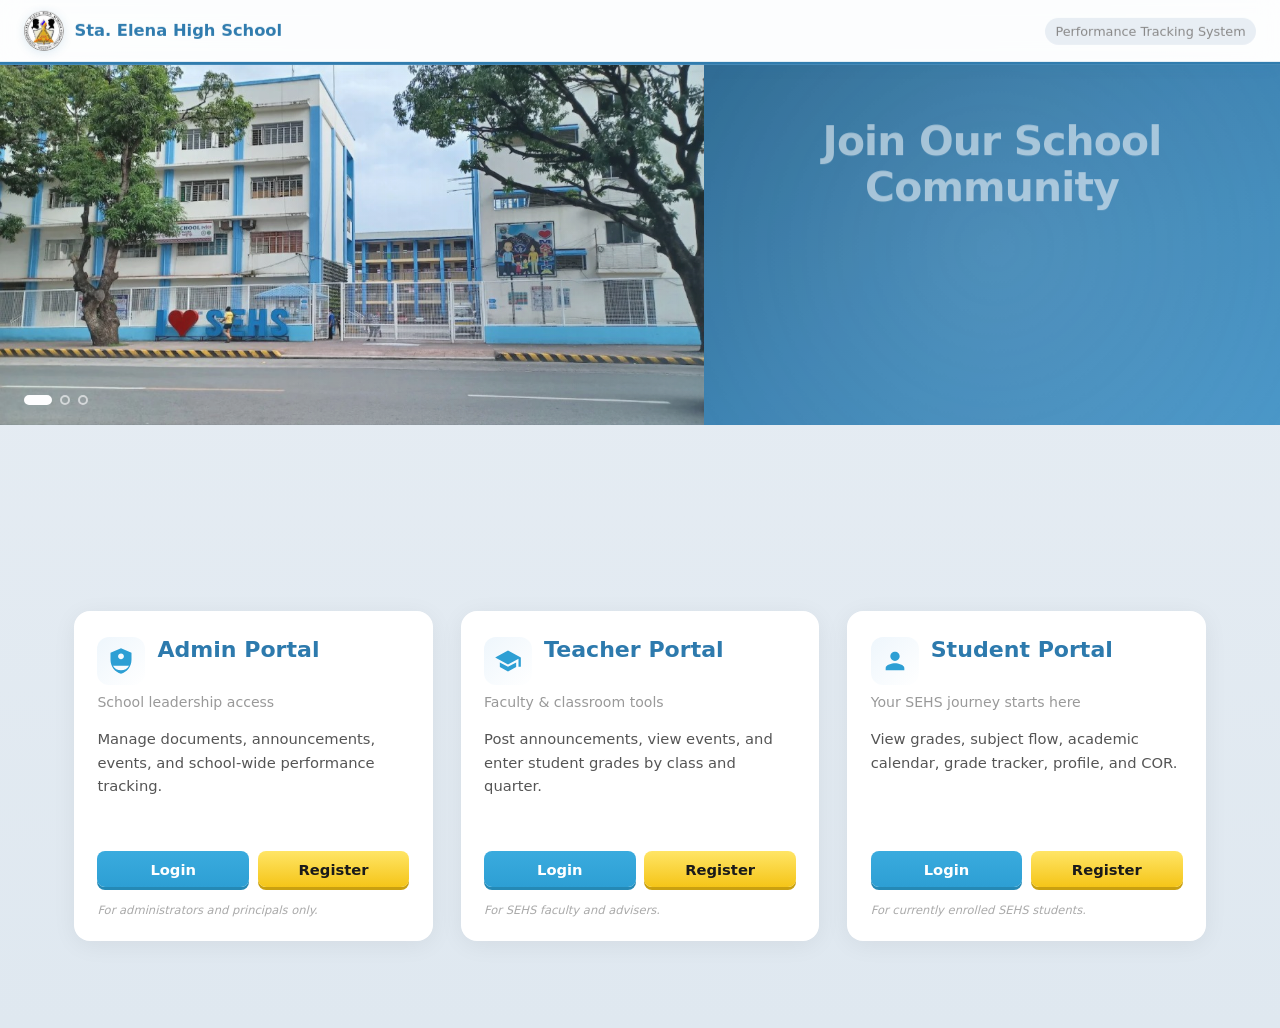
<file: index.html>
<!DOCTYPE html>
<html lang="en">
<head>
  <meta charset="UTF-8" />
  <meta name="viewport" content="width=device-width, initial-scale=1.0" />
  <meta name="google-site-verification" content="JPmWdLTL6M6nL5b1fLaUFWmOt1SmjKne8CDorYiidQo" />
  <meta http-equiv="refresh" content="0;url=login.html" />
  <title>Sta. Elena High School — SPTMS</title>
  <link rel="icon" href="assets/sehs-logo.png" type="image/png" />
  <link rel="apple-touch-icon" href="assets/sehs-logo.png" />
</head>
<body>
  <p>Redirecting to <a href="login.html">login</a>…</p>
</body>
</html>
</file>
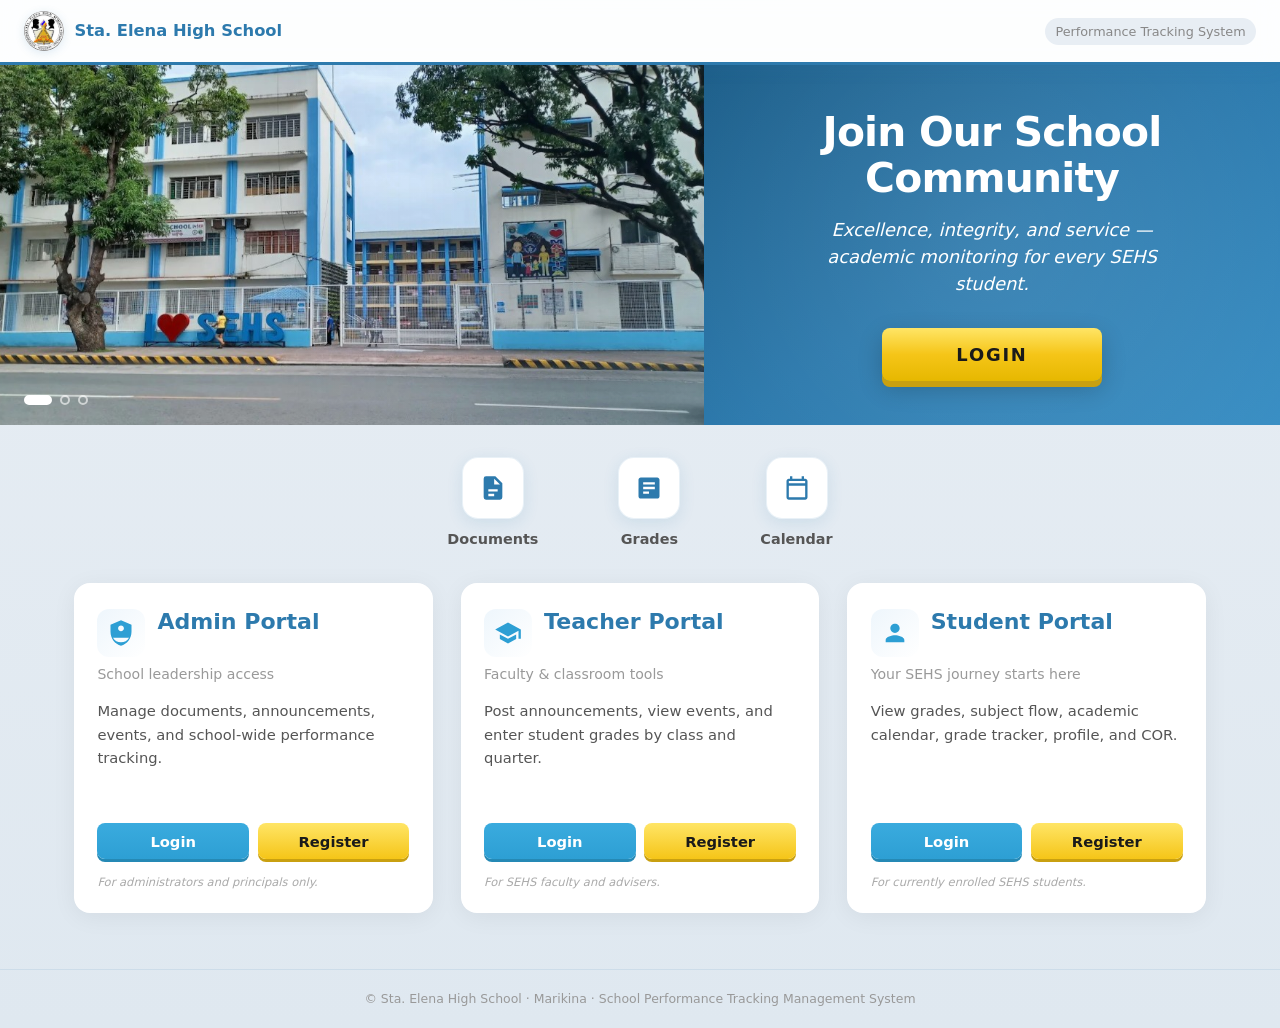
<file: dashboard.html>
<!DOCTYPE html>
<html lang="en">
<head>
  <meta charset="UTF-8" />
  <meta name="viewport" content="width=device-width, initial-scale=1.0, viewport-fit=cover" />
  <meta name="theme-color" content="#2d7aad" />
  <meta name="mobile-web-app-capable" content="yes" />
  <title>Dashboard — Sta. Elena SPTMS</title>
  <link rel="icon" href="assets/sehs-logo.png" type="image/png" />
  <link rel="apple-touch-icon" href="assets/sehs-logo.png" />
  <link rel="stylesheet" href="css/main.css" />
  <link rel="stylesheet" href="css/dashboard.css" />
  <link rel="stylesheet" href="css/responsive.css" />
</head>
<body data-page="dashboard" class="dash-body">
  <div class="overlay" id="sidebar-overlay"></div>

  <div class="dash-shell">
    <aside class="dash-sidebar" aria-label="Main navigation">
      <div class="dash-sidebar__brand">
        <img src="assets/sehs-logo.png" alt="Sta. Elena High School" class="sehs-logo sehs-logo--lg" width="56" height="56" />
        <div>
          <strong>SEHS Portal</strong>
          <span>Sta. Elena High School</span>
        </div>
      </div>

      <nav class="dash-sidebar__nav" id="sidebar-nav"></nav>

      <div class="dash-sidebar__promo">
        <p class="dash-sidebar__promo-title">Need help?</p>
        <p class="dash-sidebar__promo-text">View the student handbook and school policies.</p>
        <button type="button" class="dash-promo-btn" data-goto="documents">Open Documents</button>
      </div>
    </aside>

    <div class="dash-workspace">
      <header class="dash-topbar">
        <button type="button" class="dash-menu-btn" id="menu-toggle" aria-label="Open menu">☰</button>

        <div class="dash-search">
          <svg viewBox="0 0 24 24" aria-hidden="true"><path d="M15.5 14h-.79l-.28-.27A6.471 6.471 0 0 0 16 9.5 6.5 6.5 0 1 0 9.5 16c1.61 0 3.09-.59 4.23-1.57l.27.28v.79l5 4.99L20.49 19l-4.99-5zm-6 0C7.01 14 5 11.99 5 9.5S7.01 5 9.5 5 14 7.01 14 9.5 11.99 14 9.5 14z"/></svg>
          <input type="search" id="dash-search" placeholder="Search modules, announcements…" autocomplete="off" />
        </div>

        <div class="dash-topbar__actions">
          <span class="dash-live"><span class="dash-live__dot"></span> School Year 2025–26</span>
          <button type="button" class="dash-icon-btn" id="theme-toggle" title="Toggle theme" aria-label="Toggle theme">
            <svg class="icon-moon" viewBox="0 0 24 24"><path d="M12 3a9 9 0 1 0 9 9c0-.46-.04-.92-.1-1.36a5.389 5.389 0 0 1-4.4 2.26 5.403 5.403 0 0 1-3.14-9.8A9.02 9.02 0 0 0 12 3z"/></svg>
          </button>
          <button type="button" class="dash-icon-btn" id="btn-notif" title="Notifications" aria-label="Notifications">
            <svg viewBox="0 0 24 24"><path d="M12 22c1.1 0 2-.9 2-2h-4c0 1.1.89 2 2 2zm6-6v-5c0-3.07-1.63-5.64-4.5-6.32V4c0-.83-.67-1.5-1.5-1.5s-1.5.67-1.5 1.5v.68C7.64 5.36 6 7.92 6 11v5l-2 2v1h16v-1l-2-2zm-2 1H8v-6c0-2.48 1.51-4.5 4-4.9V4.26C13.47 4.66 15 6.73 15 9v6z"/></svg>
            <span class="dash-icon-btn__badge">3</span>
          </button>
          <div class="dash-avatar" id="user-avatar" title="Profile">—</div>
        </div>
      </header>

      <div class="dash-layout">
        <main class="dash-main">
          <div class="dash-page-head hidden" id="dash-page-head">
            <h1 id="page-title">Dashboard</h1>
            <p id="page-subtitle">Welcome back.</p>
          </div>
          <div class="dash-content" id="content-area"></div>
        </main>

        <aside class="dash-panel" id="dash-panel" aria-label="Sidebar widgets"></aside>
      </div>
    </div>
  </div>

  <script src="js/data.js"></script>
  <script src="js/store.js"></script>
  <script src="js/auth.js"></script>
  <script src="js/app.js"></script>
</body>
</html>
</file>
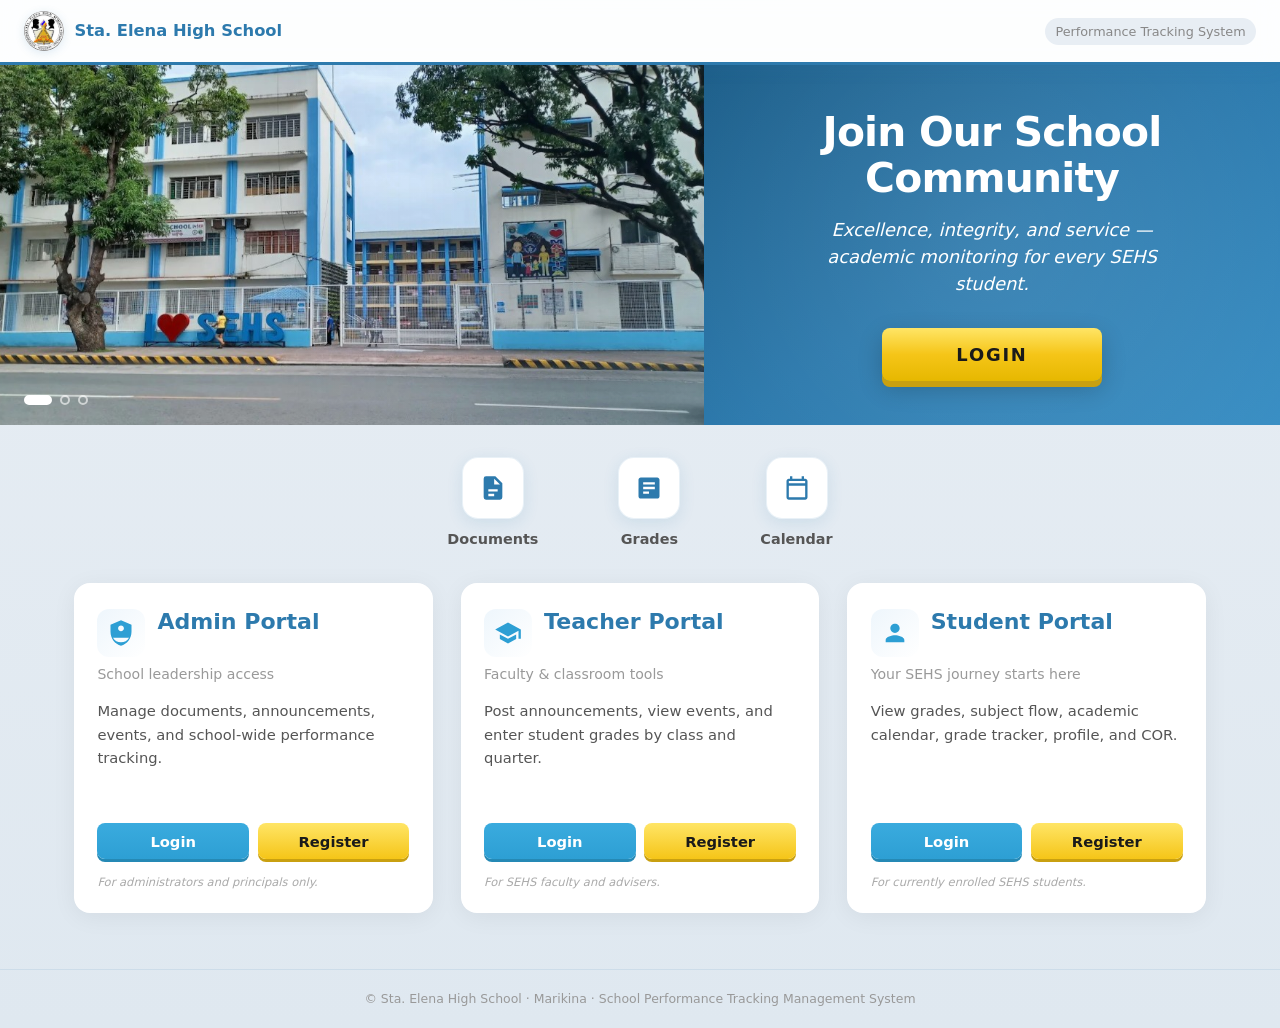
<file: login.html>
<!DOCTYPE html>
<html lang="en">
<head>
  <meta charset="UTF-8" />
  <meta name="viewport" content="width=device-width, initial-scale=1.0, viewport-fit=cover" />
  <meta name="google-site-verification" content="JPmWdLTL6M6nL5b1fLaUFWmOt1SmjKne8CDorYiidQo" />
  <meta name="theme-color" content="#2d7aad" />
  <meta name="mobile-web-app-capable" content="yes" />
  <title>Sta. Elena High School — Portal</title>
  <link rel="icon" href="assets/sehs-logo.png" type="image/png" />
  <link rel="apple-touch-icon" href="assets/sehs-logo.png" />
  <link rel="stylesheet" href="css/main.css" />
  <link rel="stylesheet" href="css/login.css" />
  <link rel="stylesheet" href="css/responsive.css" />
</head>
<body class="portal-body">
  <header class="portal-topbar">
    <div class="portal-topbar__brand">
      <img src="assets/sehs-logo.png" alt="" class="sehs-logo sehs-logo--sm" width="40" height="40" />
      <span>Sta. Elena High School</span>
    </div>
    <span class="portal-topbar__tag">Performance Tracking System</span>
  </header>

  <section class="portal-hero">
    <div class="portal-hero__visual">
      <div class="portal-hero__slides">
        <div class="portal-hero__slide active">
          <img src="assets/school-campus.png" alt="Sta. Elena High School campus" />
        </div>
        <div class="portal-hero__slide">
          <img src="assets/school-campus.png" alt="Sta. Elena High School buildings" style="object-position: 60% center" />
        </div>
        <div class="portal-hero__slide">
          <img src="assets/school-campus.png" alt="Sta. Elena High School entrance" style="object-position: 30% center" />
        </div>
      </div>
      <div class="portal-hero__dots" aria-label="Slide navigation">
        <button type="button" class="portal-hero__dot active" aria-label="Slide 1"></button>
        <button type="button" class="portal-hero__dot" aria-label="Slide 2"></button>
        <button type="button" class="portal-hero__dot" aria-label="Slide 3"></button>
      </div>
    </div>

    <div class="portal-hero__panel">
      <h1>Join Our School Community</h1>
      <p class="portal-hero__tagline">
        Excellence, integrity, and service — academic monitoring for every SEHS student.
      </p>
      <button type="button" class="btn-hero-login" id="btn-hero-login">LOGIN</button>
    </div>
  </section>

  <nav class="portal-quicknav" aria-label="Quick links">
    <a href="#portal-cards" class="quicknav-item" data-scroll-to>
      <div class="quicknav-icon">
        <svg viewBox="0 0 24 24" aria-hidden="true"><path d="M14 2H6a2 2 0 0 0-2 2v16a2 2 0 0 0 2 2h12a2 2 0 0 0 2-2V8l-6-6zm-1 2l5 5h-5V4zM8 13h8v2H8v-2zm0 4h5v2H8v-2z"/></svg>
      </div>
      <span>Documents</span>
    </a>
    <a href="#portal-cards" class="quicknav-item" data-scroll-to>
      <div class="quicknav-icon">
        <svg viewBox="0 0 24 24" aria-hidden="true"><path d="M19 3H5c-1.1 0-2 .9-2 2v14c0 1.1.9 2 2 2h14c1.1 0 2-.9 2-2V5c0-1.1-.9-2-2-2zm-7 14H7v-2h5v2zm5-4H7v-2h10v2zm0-4H7V7h10v2z"/></svg>
      </div>
      <span>Grades</span>
    </a>
    <a href="#portal-cards" class="quicknav-item" data-scroll-to>
      <div class="quicknav-icon">
        <svg viewBox="0 0 24 24" aria-hidden="true"><path d="M19 4h-1V2h-2v2H8V2H6v2H5c-1.1 0-2 .9-2 2v14c0 1.1.9 2 2 2h14c1.1 0 2-.9 2-2V6c0-1.1-.9-2-2-2zm0 16H5V10h14v10zm0-12H5V6h14v2z"/></svg>
      </div>
      <span>Calendar</span>
    </a>
  </nav>

  <section class="portal-cards" id="portal-cards">
    <article class="portal-card portal-card--admin">
      <span class="portal-card__glow" aria-hidden="true"></span>
      <div class="portal-card__head">
        <div class="portal-card__icon">
          <svg viewBox="0 0 24 24" aria-hidden="true"><path d="M12 1L3 5v6c0 5.55 3.84 10.74 9 12 5.16-1.26 9-6.45 9-12V5l-9-4zm0 4.5c1.38 0 2.5 1.12 2.5 2.5S13.38 10.5 12 10.5 9.5 9.38 9.5 8s1.12-2.5 2.5-2.5zM12 20c-2.97-0-5.46-1.58-6.89-4h13.78C17.46 18.42 14.97 20 12 20z"/></svg>
        </div>
        <h2 class="portal-card__title">Admin Portal</h2>
      </div>
      <p class="portal-card__tagline">School leadership access</p>
      <p class="portal-card__desc">
        Manage documents, announcements, events, and school-wide performance tracking.
      </p>
      <div class="portal-card__actions">
        <button type="button" class="btn-card-login" data-open-login data-role="admin">Login</button>
        <button type="button" class="btn-card-secondary" data-register>Register</button>
      </div>
      <p class="portal-card__note">For administrators and principals only.</p>
    </article>

    <article class="portal-card portal-card--teacher">
      <span class="portal-card__glow" aria-hidden="true"></span>
      <div class="portal-card__head">
        <div class="portal-card__icon">
          <svg viewBox="0 0 24 24" aria-hidden="true"><path d="M5 13.18v4L12 21l7-3.82v-4L12 17l-7-3.82zM12 3L1 9l11 6 9-4.91V17h2V9L12 3z"/></svg>
        </div>
        <h2 class="portal-card__title">Teacher Portal</h2>
      </div>
      <p class="portal-card__tagline">Faculty &amp; classroom tools</p>
      <p class="portal-card__desc">
        Post announcements, view events, and enter student grades by class and quarter.
      </p>
      <div class="portal-card__actions">
        <button type="button" class="btn-card-login" data-open-login data-role="teacher">Login</button>
        <button type="button" class="btn-card-secondary" data-register>Register</button>
      </div>
      <p class="portal-card__note">For SEHS faculty and advisers.</p>
    </article>

    <article class="portal-card portal-card--student">
      <span class="portal-card__glow" aria-hidden="true"></span>
      <div class="portal-card__head">
        <div class="portal-card__icon">
          <svg viewBox="0 0 24 24" aria-hidden="true"><path d="M12 12c2.21 0 4-1.79 4-4s-1.79-4-4-4-4 1.79-4 4 1.79 4 4 4zm0 2c-2.67 0-8 1.34-8 4v2h16v-2c0-2.66-5.33-4-8-4z"/></svg>
        </div>
        <h2 class="portal-card__title">Student Portal</h2>
      </div>
      <p class="portal-card__tagline">Your SEHS journey starts here</p>
      <p class="portal-card__desc">
        View grades, subject flow, academic calendar, grade tracker, profile, and COR.
      </p>
      <div class="portal-card__actions">
        <button type="button" class="btn-card-login" data-open-login data-role="student">Login</button>
        <button type="button" class="btn-card-secondary" data-register>Register</button>
      </div>
      <p class="portal-card__note">For currently enrolled SEHS students.</p>
    </article>
  </section>

  <footer class="portal-footer">
    &copy; Sta. Elena High School · Marikina · School Performance Tracking Management System
  </footer>

  <div class="login-modal" id="login-modal" aria-hidden="true" role="dialog" aria-labelledby="login-modal-title">
    <div class="login-modal__backdrop"></div>
    <div class="login-modal__box">
      <button type="button" class="login-modal__close" id="modal-close" aria-label="Close">&times;</button>
      <div class="login-modal__brand">
        <img src="assets/sehs-logo.png" alt="Sta. Elena High School" class="sehs-logo sehs-logo--md" width="48" height="48" />
        <div>
          <h2 id="login-modal-title">Sign in</h2>
          <p class="sub">Performance Tracking System</p>
        </div>
      </div>

      <div id="login-alert" class="alert" role="alert"></div>

      <form id="login-form">
        <div class="form-group">
          <label for="role">Role</label>
          <select id="role" required>
            <option value="">Select role</option>
            <option value="admin">Administrator / Principal</option>
            <option value="teacher">Teacher</option>
            <option value="student">Student</option>
          </select>
        </div>
        <div class="form-group">
          <label for="username">School ID / Email</label>
          <input type="text" id="username" autocomplete="username" required />
        </div>
        <div class="form-group">
          <label for="password">Password</label>
          <input type="password" id="password" autocomplete="current-password" required minlength="4" />
        </div>
        <div class="form-row">
          <label class="remember">
            <input type="checkbox" id="remember" />
            Remember me
          </label>
          <a href="#" id="forgot-link">Forgot password?</a>
        </div>
        <button type="submit" class="btn btn-primary" id="btn-login">Log in</button>
      </form>
    </div>
  </div>

  <script src="js/data.js"></script>
  <script src="js/auth.js"></script>
  <script src="js/login.js"></script>
</body>
</html>
</file>
<file: css/main.css>
:root {
  --blue: #5eb3e8;
  --blue-dark: #3d9fd4;
  --blue-darker: #2d7aad;
  --blue-light: #a8d4f0;
  --blue-pale: #e8f4fc;
  --bg: #f5fafd;
  --card: #ffffff;
  --text: #2c4a63;
  --muted: #6b8ba8;
  --border: #d4e8f5;
  --danger: #dc2626;
  --danger-bg: #fef2f2;
  --warning: #b8860b;
  --warning-bg: #fffbeb;
  --pending: #6b8ba8;
  --pending-bg: #eef6fc;
  --pass: #2d8a5e;
  --pass-bg: #eef8f3;
  --sidebar-w: 240px;
  --radius: 8px;
  --shadow: 0 2px 12px rgba(61, 133, 184, 0.1);
  /* aliases for existing rules */
  --navy: var(--blue-darker);
  --navy-dark: var(--blue-darker);
  --green: var(--blue);
  --green-light: var(--blue);
  --gold: var(--blue-light);
}

*, *::before, *::after { box-sizing: border-box; }

html {
  overflow-x: hidden;
}

body {
  margin: 0;
  font-family: "Segoe UI", system-ui, -apple-system, sans-serif;
  background: var(--bg);
  color: var(--text);
  line-height: 1.5;
  overflow-x: hidden;
}

a { color: var(--blue-dark); }

/* Sta. Elena High School official logo */
.sehs-logo {
  object-fit: contain;
  display: block;
  flex-shrink: 0;
  border-radius: 50%;
  background: #fff;
  box-shadow: 0 2px 10px rgba(45, 122, 173, 0.15);
}

.sehs-logo--xs { width: 28px; height: 28px; }
.sehs-logo--sm { width: 40px; height: 40px; }
.sehs-logo--md { width: 48px; height: 48px; }
.sehs-logo--lg { width: 56px; height: 56px; }
.sehs-logo--xl { width: 72px; height: 72px; }

/* Legacy placeholder (fallback if image missing) */
.school-logo {
  width: 48px;
  height: 48px;
  border-radius: 50%;
  background: var(--blue);
  display: flex;
  align-items: center;
  justify-content: center;
  font-weight: 700;
  font-size: 0.95rem;
  color: #fff;
  flex-shrink: 0;
}

.form-group { margin-bottom: 1rem; }
.form-group label {
  display: block;
  font-size: 0.82rem;
  font-weight: 600;
  color: var(--blue-darker);
  margin-bottom: 0.35rem;
}
.form-group input,
.form-group select,
.form-group textarea {
  width: 100%;
  padding: 0.65rem 0.8rem;
  font-size: 0.95rem;
  border: 1px solid var(--border);
  border-radius: 8px;
  font-family: inherit;
}
.form-group input:focus,
.form-group select:focus,
.form-group textarea:focus {
  outline: none;
  border-color: var(--blue);
  box-shadow: 0 0 0 3px rgba(91, 163, 217, 0.25);
}

.form-row {
  display: flex;
  justify-content: space-between;
  align-items: center;
  flex-wrap: wrap;
  gap: 0.5rem;
  margin-bottom: 1.1rem;
  font-size: 0.82rem;
}
.remember { display: flex; align-items: center; gap: 0.35rem; color: var(--muted); cursor: pointer; }
.remember input { width: auto; }

.btn {
  display: inline-flex;
  align-items: center;
  justify-content: center;
  gap: 0.4rem;
  padding: 0.65rem 1.1rem;
  font-size: 0.9rem;
  font-weight: 600;
  border: none;
  border-radius: 8px;
  cursor: pointer;
  font-family: inherit;
  transition: opacity 0.15s, transform 0.1s;
}
.btn:active { transform: scale(0.98); }
.btn-primary {
  width: 100%;
  padding: 0.75rem;
  color: #fff;
  background: var(--blue);
}
.btn-primary:hover { background: var(--blue-dark); }
.btn-secondary { background: var(--blue-pale); color: var(--blue-darker); border: 1px solid var(--border); }
.btn-secondary:hover { background: var(--blue-light); border-color: var(--blue-light); }
.btn-danger { background: var(--danger); color: #fff; }
.btn-sm { padding: 0.4rem 0.75rem; font-size: 0.8rem; }

.alert {
  display: none;
  margin-bottom: 1rem;
  padding: 0.6rem 0.8rem;
  border-radius: 8px;
  font-size: 0.85rem;
  background: var(--danger-bg);
  color: var(--danger);
  border: 1px solid #fecaca;
}
.alert.show { display: block; }

/* ── Dashboard layout ── */
.app-shell { display: flex; min-height: 100vh; }

.sidebar {
  width: var(--sidebar-w);
  background: var(--blue);
  color: #fff;
  display: flex;
  flex-direction: column;
  flex-shrink: 0;
  position: fixed;
  top: 0;
  left: 0;
  bottom: 0;
  z-index: 100;
  transition: transform 0.25s;
}

.sidebar-header {
  padding: 1.25rem 1rem;
  border-bottom: 1px solid rgba(255,255,255,0.1);
}

.sidebar-brand {
  display: flex;
  align-items: center;
  gap: 0.6rem;
}
.sidebar-brand .school-logo { width: 40px; height: 40px; font-size: 0.85rem; }
.sidebar-brand strong { font-size: 0.95rem; display: block; }
.sidebar-brand span { font-size: 0.72rem; opacity: 0.8; }

.role-badge {
  display: inline-block;
  margin-top: 0.6rem;
  padding: 0.2rem 0.55rem;
  font-size: 0.68rem;
  text-transform: uppercase;
  letter-spacing: 0.05em;
  background: rgba(255, 255, 255, 0.2);
  color: #fff;
  border-radius: 4px;
  font-weight: 600;
}

.sidebar-nav {
  flex: 1;
  overflow-y: auto;
  padding: 0.75rem 0;
}

.nav-section-label {
  padding: 0.6rem 1rem 0.25rem;
  font-size: 0.65rem;
  text-transform: uppercase;
  letter-spacing: 0.08em;
  opacity: 0.55;
}

.nav-link {
  display: flex;
  align-items: center;
  gap: 0.55rem;
  padding: 0.55rem 1rem;
  margin: 0.1rem 0.5rem;
  color: rgba(255,255,255,0.85);
  text-decoration: none;
  font-size: 0.88rem;
  border-radius: 8px;
  border: none;
  background: none;
  width: calc(100% - 1rem);
  cursor: pointer;
  font-family: inherit;
  text-align: left;
}
.nav-link:hover { background: rgba(255,255,255,0.08); color: #fff; }
.nav-link.active { background: rgba(255, 255, 255, 0.22); color: #fff; font-weight: 600; }
.nav-link .icon { width: 1.1rem; text-align: center; opacity: 0.9; }

.sidebar-footer {
  padding: 1rem;
  border-top: 1px solid rgba(255,255,255,0.1);
}
.user-mini { font-size: 0.8rem; opacity: 0.9; margin-bottom: 0.5rem; }
.user-mini strong { display: block; font-size: 0.88rem; }

.main-content {
  flex: 1;
  margin-left: var(--sidebar-w);
  min-height: 100vh;
  display: flex;
  flex-direction: column;
}

.topbar {
  background: var(--card);
  border-bottom: 1px solid var(--border);
  padding: 0.85rem 1.5rem;
  display: flex;
  align-items: center;
  justify-content: space-between;
  gap: 1rem;
  position: sticky;
  top: 0;
  z-index: 50;
}

.topbar h1 { margin: 0; font-size: 1.15rem; color: var(--blue-darker); font-weight: 600; }
.topbar p { margin: 0.15rem 0 0; font-size: 0.82rem; color: var(--muted); }

.menu-toggle {
  display: none;
  background: none;
  border: 1px solid var(--border);
  border-radius: 8px;
  padding: 0.4rem 0.6rem;
  cursor: pointer;
  font-size: 1.1rem;
}

.content-area { padding: 1.5rem; flex: 1; }

/* ── Cards & modules ── */
.card {
  background: var(--card);
  border: 1px solid var(--border);
  border-radius: var(--radius);
  box-shadow: var(--shadow);
  padding: 1.25rem 1.35rem;
  margin-bottom: 1.25rem;
}
.card h2 { margin: 0 0 0.35rem; font-size: 1.05rem; color: var(--blue-darker); font-weight: 600; }
.card { box-shadow: none; }
.stat-card { box-shadow: none; }
.card .desc { margin: 0 0 1rem; color: var(--muted); font-size: 0.88rem; }

.grid-2 { display: grid; grid-template-columns: repeat(2, 1fr); gap: 1rem; }
.grid-3 { display: grid; grid-template-columns: repeat(3, 1fr); gap: 1rem; }
.grid-4 { display: grid; grid-template-columns: repeat(4, 1fr); gap: 1rem; }

@media (max-width: 1100px) { .grid-4 { grid-template-columns: repeat(2, 1fr); } }
@media (max-width: 768px) {
  .grid-2, .grid-3, .grid-4 { grid-template-columns: 1fr; }
  .sidebar { transform: translateX(-100%); }
  .sidebar.open { transform: translateX(0); }
  .main-content { margin-left: 0; }
  .menu-toggle { display: block; }
}

.stat-card {
  background: var(--card);
  border: 1px solid var(--border);
  border-radius: var(--radius);
  padding: 1rem 1.15rem;
  box-shadow: var(--shadow);
}
.stat-card .label { font-size: 0.78rem; color: var(--muted); text-transform: uppercase; letter-spacing: 0.04em; }
.stat-card .value { font-size: 1.5rem; font-weight: 700; color: var(--blue-darker); margin-top: 0.2rem; }

.module-panel { display: none; }
.module-panel.active { display: block; }

/* Documents */
.doc-list { list-style: none; margin: 0; padding: 0; }
.doc-item {
  display: flex;
  align-items: center;
  justify-content: space-between;
  gap: 1rem;
  padding: 0.85rem 0;
  border-bottom: 1px solid var(--border);
  flex-wrap: wrap;
}
.doc-item:last-child { border-bottom: none; }
.doc-item .meta { font-size: 0.8rem; color: var(--muted); }
.doc-tag {
  font-size: 0.72rem;
  padding: 0.15rem 0.45rem;
  background: var(--pending-bg);
  color: var(--navy);
  border-radius: 4px;
  font-weight: 600;
}

/* Announcements & events */
.feed-item {
  padding: 1rem 0;
  border-bottom: 1px solid var(--border);
}
.feed-item:last-child { border-bottom: none; }
.feed-item h3 { margin: 0 0 0.3rem; font-size: 1rem; color: var(--navy); }
.feed-item .date { font-size: 0.78rem; color: var(--muted); margin-bottom: 0.4rem; }
.event-card {
  border-left: 4px solid var(--blue);
  padding: 0.85rem 1rem;
  background: var(--blue-pale);
  border-radius: 0 8px 8px 0;
  margin-bottom: 0.75rem;
}
.event-card.upcoming { border-left-color: var(--blue-dark); background: var(--pending-bg); }

/* Tables */
.data-table {
  width: 100%;
  border-collapse: collapse;
  font-size: 0.88rem;
}
.data-table th,
.data-table td {
  padding: 0.65rem 0.75rem;
  text-align: left;
  border-bottom: 1px solid var(--border);
}
.data-table th {
  background: var(--bg);
  color: var(--navy);
  font-weight: 600;
  font-size: 0.8rem;
}
.data-table tr.failed td { background: var(--danger-bg); }
.data-table tr.pending td { color: var(--muted); font-style: italic; }

.badge {
  display: inline-block;
  padding: 0.2rem 0.5rem;
  font-size: 0.72rem;
  font-weight: 600;
  border-radius: 4px;
}
.badge-pass { background: var(--pass-bg); color: var(--pass); }
.badge-fail { background: var(--danger-bg); color: var(--danger); }
.badge-pending { background: var(--pending-bg); color: var(--pending); }
.badge-current { background: #dbeafe; color: #1d4ed8; }
.badge-future { background: #f3e8ff; color: #7c3aed; }
.badge-done { background: var(--pass-bg); color: var(--pass); }

.tabs {
  display: flex;
  gap: 0.35rem;
  flex-wrap: wrap;
  margin-bottom: 1rem;
  border-bottom: 1px solid var(--border);
  padding-bottom: 0.5rem;
}
.tab-btn {
  padding: 0.45rem 0.9rem;
  border: none;
  background: none;
  color: var(--muted);
  font-size: 0.88rem;
  font-weight: 500;
  cursor: pointer;
  border-radius: 6px;
  font-family: inherit;
}
.tab-btn:hover { color: var(--navy); background: var(--bg); }
.tab-btn.active { background: var(--blue); color: #fff; }

.filters {
  display: flex;
  gap: 0.75rem;
  flex-wrap: wrap;
  margin-bottom: 1rem;
  align-items: flex-end;
}
.filters .form-group { margin: 0; min-width: 140px; }

/* Subject flow */
.flow-timeline { display: flex; flex-direction: column; gap: 0.5rem; }
.flow-item {
  display: flex;
  align-items: flex-start;
  gap: 1rem;
  padding: 0.85rem 1rem;
  background: var(--card);
  border: 1px solid var(--border);
  border-radius: 8px;
}
.flow-item .code { font-weight: 700; color: var(--navy); min-width: 4rem; }

/* Calendar */
.calendar-grid {
  display: grid;
  grid-template-columns: repeat(7, 1fr);
  gap: 2px;
  font-size: 0.8rem;
}
.cal-head { font-weight: 600; text-align: center; padding: 0.4rem; color: var(--navy); background: var(--bg); }
.cal-day {
  min-height: 70px;
  padding: 0.35rem;
  border: 1px solid var(--border);
  background: var(--card);
}
.cal-day.other { opacity: 0.4; background: #f8fafc; }
.cal-day.today { outline: 2px solid var(--blue); }
.cal-event {
  font-size: 0.65rem;
  padding: 0.15rem 0.25rem;
  margin-top: 0.2rem;
  background: var(--blue-dark);
  color: #fff;
  border-radius: 3px;
  overflow: hidden;
  text-overflow: ellipsis;
  white-space: nowrap;
}

/* Grade tracker */
.tracker-table-wrap { overflow-x: auto; margin-bottom: 1rem; }
.tracker-controls { display: flex; gap: 0.5rem; flex-wrap: wrap; margin-bottom: 1rem; }

/* Profile / COR */
.profile-grid {
  display: grid;
  grid-template-columns: repeat(2, 1fr);
  gap: 0.75rem 1.5rem;
}
.profile-field label { display: block; font-size: 0.75rem; color: var(--muted); text-transform: uppercase; letter-spacing: 0.04em; }
.profile-field span { font-weight: 600; color: var(--navy); }

.cor-preview {
  border: 2px solid var(--blue-dark);
  padding: 1.5rem;
  border-radius: var(--radius);
  background: #fff;
  max-width: 700px;
}
.cor-header {
  text-align: center;
  border-bottom: 2px solid var(--blue-dark);
  padding-bottom: 1rem;
  margin-bottom: 1rem;
}
.cor-header h3 { margin: 0; color: var(--navy); font-size: 1.1rem; }

.hidden { display: none !important; }

.admin-only .teacher-hide,
.admin-only .student-only { display: none; }
.teacher-role .admin-only,
.teacher-role .student-only { display: none; }
.student-role .admin-only,
.student-role .teacher-only { display: none; }

.overlay {
  display: none;
  position: fixed;
  inset: 0;
  background: rgba(0,0,0,0.4);
  z-index: 90;
}
.overlay.show { display: block; }

.empty-state {
  text-align: center;
  padding: 2rem;
  color: var(--muted);
}
</file>
<file: css/dashboard.css>
/* SEHS Dashboard — Soft UI / glass-inspired (aligned with login portal) */

:root {
  --dash-sidebar-w: 248px;
  --dash-panel-w: 300px;
  --dash-radius: 16px;
  --dash-radius-sm: 12px;
  --dash-yellow: #f5c518;
  --dash-ease: cubic-bezier(0.22, 1, 0.36, 1);
  --dash-ease-spring: cubic-bezier(0.34, 1.56, 0.64, 1);
}

@media (prefers-reduced-motion: reduce) {
  .dash-shell * {
    animation-duration: 0.01ms !important;
    transition-duration: 0.01ms !important;
  }
}

.dash-body {
  background: #eef3f8;
  background-image:
    radial-gradient(ellipse 70% 50% at 100% 0%, rgba(94, 179, 232, 0.12), transparent),
    radial-gradient(ellipse 50% 40% at 0% 100%, rgba(45, 122, 173, 0.08), transparent);
}

.dash-body.theme-dark {
  --bg: #1a2634;
  --card: #243447;
  --text: #e8f0f6;
  --muted: #94a8bc;
  --border: #354a5e;
  background: #141c26;
}

/* ── Shell ── */
.dash-shell {
  display: flex;
  min-height: 100vh;
}

/* ── Sidebar ── */
.dash-sidebar {
  width: var(--dash-sidebar-w);
  background: rgba(255, 255, 255, 0.85);
  backdrop-filter: blur(12px);
  border-right: 1px solid rgba(212, 232, 245, 0.9);
  display: flex;
  flex-direction: column;
  position: fixed;
  top: 0;
  left: 0;
  bottom: 0;
  z-index: 200;
  transition: transform 0.35s var(--dash-ease);
  box-shadow: 4px 0 24px rgba(45, 122, 173, 0.06);
}

.dash-sidebar__brand {
  display: flex;
  align-items: center;
  gap: 0.65rem;
  padding: 1.35rem 1.15rem 1rem;
}

.dash-sidebar__brand .sehs-logo {
  transition: transform 0.4s var(--dash-ease-spring);
}

.dash-sidebar__brand:hover .sehs-logo {
  transform: scale(1.05) rotate(-4deg);
}

.dash-sidebar__brand strong {
  display: block;
  font-size: 1rem;
  color: var(--blue-darker);
}

.dash-sidebar__brand span {
  font-size: 0.7rem;
  color: var(--muted);
}

.dash-sidebar__nav {
  flex: 1;
  overflow-y: auto;
  padding: 0.5rem 0.75rem;
}

.dash-nav-section {
  font-size: 0.65rem;
  text-transform: uppercase;
  letter-spacing: 0.1em;
  color: var(--muted);
  padding: 0.85rem 0.65rem 0.35rem;
  font-weight: 600;
}

.dash-nav-link {
  display: flex;
  align-items: center;
  gap: 0.65rem;
  width: 100%;
  padding: 0.65rem 0.85rem;
  margin-bottom: 0.2rem;
  border: none;
  background: transparent;
  border-radius: var(--dash-radius-sm);
  font-family: inherit;
  font-size: 0.88rem;
  font-weight: 500;
  color: #5a7082;
  cursor: pointer;
  text-align: left;
  position: relative;
  transition: color 0.25s, background 0.3s var(--dash-ease), transform 0.3s var(--dash-ease-spring);
}

.dash-nav-link svg {
  width: 20px;
  height: 20px;
  fill: currentColor;
  flex-shrink: 0;
  opacity: 0.75;
  transition: transform 0.35s var(--dash-ease-spring);
}

.dash-nav-link:hover {
  color: var(--blue-darker);
  background: rgba(94, 179, 232, 0.12);
  transform: translateX(4px);
}

.dash-nav-link:hover svg {
  transform: scale(1.12);
  opacity: 1;
}

.dash-nav-link.active {
  color: #fff;
  background: linear-gradient(135deg, var(--blue) 0%, var(--blue-dark) 100%);
  box-shadow: 0 4px 14px rgba(45, 154, 212, 0.35);
  font-weight: 600;
}

.dash-nav-link.active svg {
  fill: #fff;
  opacity: 1;
}

.dash-sidebar__promo {
  margin: 0.75rem;
  padding: 1.1rem;
  background: linear-gradient(145deg, #e8f4fc, #fff);
  border-radius: var(--dash-radius);
  border: 1px solid var(--border);
}

.dash-sidebar__promo-title {
  margin: 0 0 0.35rem;
  font-size: 0.88rem;
  font-weight: 700;
  color: var(--blue-darker);
}

.dash-sidebar__promo-text {
  margin: 0 0 0.75rem;
  font-size: 0.75rem;
  color: var(--muted);
  line-height: 1.4;
}

.dash-promo-btn {
  width: 100%;
  padding: 0.55rem;
  font-size: 0.8rem;
  font-weight: 700;
  color: var(--blue-darker);
  background: var(--dash-yellow);
  border: none;
  border-radius: 8px;
  cursor: pointer;
  font-family: inherit;
  transition: transform 0.3s var(--dash-ease-spring), box-shadow 0.25s;
}

.dash-promo-btn:hover {
  transform: translateY(-2px);
  box-shadow: 0 6px 16px rgba(245, 197, 24, 0.4);
}

/* ── Workspace ── */
.dash-workspace {
  flex: 1;
  margin-left: var(--dash-sidebar-w);
  display: flex;
  flex-direction: column;
  min-height: 100vh;
  min-width: 0;
}

.dash-topbar {
  display: flex;
  align-items: center;
  gap: 1rem;
  padding: 0.85rem 1.5rem;
  background: rgba(255, 255, 255, 0.75);
  backdrop-filter: blur(10px);
  border-bottom: 1px solid rgba(212, 232, 245, 0.8);
  position: sticky;
  top: 0;
  z-index: 50;
}

.dash-menu-btn {
  display: none;
  border: 1px solid var(--border);
  background: #fff;
  border-radius: 10px;
  padding: 0.45rem 0.6rem;
  cursor: pointer;
  font-size: 1.1rem;
}

.dash-search {
  flex: 1;
  max-width: 420px;
  display: flex;
  align-items: center;
  gap: 0.5rem;
  background: #fff;
  border: 1px solid var(--border);
  border-radius: 999px;
  padding: 0.5rem 1rem;
  transition: box-shadow 0.3s, border-color 0.25s;
}

.dash-search:focus-within {
  border-color: var(--blue);
  box-shadow: 0 0 0 4px rgba(94, 179, 232, 0.2);
}

.dash-search svg {
  width: 20px;
  height: 20px;
  fill: var(--muted);
  flex-shrink: 0;
}

.dash-search input {
  flex: 1;
  border: none;
  background: none;
  font-size: 0.9rem;
  font-family: inherit;
  outline: none;
  color: var(--text);
}

.dash-topbar__actions {
  display: flex;
  align-items: center;
  gap: 0.65rem;
  margin-left: auto;
}

.dash-live {
  display: flex;
  align-items: center;
  gap: 0.4rem;
  font-size: 0.78rem;
  font-weight: 600;
  color: var(--blue-darker);
  padding: 0.35rem 0.75rem;
  background: rgba(94, 179, 232, 0.15);
  border-radius: 999px;
}

.dash-live__dot {
  width: 8px;
  height: 8px;
  background: #22c55e;
  border-radius: 50%;
  animation: pulse 2s ease infinite;
}

@keyframes pulse {
  0%, 100% { opacity: 1; transform: scale(1); }
  50% { opacity: 0.6; transform: scale(0.9); }
}

.dash-icon-btn {
  position: relative;
  width: 42px;
  height: 42px;
  border: 1px solid var(--border);
  background: #fff;
  border-radius: 12px;
  cursor: pointer;
  display: flex;
  align-items: center;
  justify-content: center;
  transition: transform 0.3s var(--dash-ease-spring), background 0.25s, box-shadow 0.25s;
}

.dash-icon-btn svg {
  width: 20px;
  height: 20px;
  fill: var(--blue-darker);
}

.dash-icon-btn:hover {
  transform: scale(1.08);
  background: var(--blue-pale);
  box-shadow: 0 4px 12px rgba(45, 122, 173, 0.15);
}

.dash-icon-btn__badge {
  position: absolute;
  top: 6px;
  right: 6px;
  width: 16px;
  height: 16px;
  font-size: 0.6rem;
  font-weight: 700;
  background: #ef4444;
  color: #fff;
  border-radius: 50%;
  display: flex;
  align-items: center;
  justify-content: center;
}

.dash-avatar {
  width: 44px;
  height: 44px;
  border-radius: 14px;
  background: linear-gradient(135deg, var(--blue), var(--blue-dark));
  color: #fff;
  font-size: 0.85rem;
  font-weight: 700;
  display: flex;
  align-items: center;
  justify-content: center;
  cursor: pointer;
  transition: transform 0.35s var(--dash-ease-spring), box-shadow 0.3s;
  box-shadow: 0 4px 12px rgba(45, 154, 212, 0.35);
}

.dash-avatar:hover {
  transform: scale(1.08) rotate(-3deg);
}

/* ── Main + panel grid ── */
.dash-layout {
  display: flex;
  flex: 1;
  gap: 0;
  padding: 1.25rem 1.25rem 1.5rem 1.5rem;
  align-items: flex-start;
}

.dash-main {
  flex: 1;
  min-width: 0;
}

.dash-page-head {
  margin-bottom: 1rem;
}

.dash-page-head h1 {
  margin: 0;
  font-size: 1.35rem;
  color: var(--blue-darker);
  font-weight: 700;
}

.dash-page-head p {
  margin: 0.2rem 0 0;
  font-size: 0.88rem;
  color: var(--muted);
}

.dash-page-head.hidden {
  display: none;
}

.dash-content {
  animation: dashFadeIn 0.45s var(--dash-ease) both;
}

@keyframes dashFadeIn {
  from { opacity: 0; transform: translateY(8px); }
  to { opacity: 1; transform: translateY(0); }
}

.dash-panel {
  width: var(--dash-panel-w);
  flex-shrink: 0;
  display: flex;
  flex-direction: column;
  gap: 1rem;
  position: sticky;
  top: 5rem;
  animation: dashFadeIn 0.5s var(--dash-ease) 0.1s both;
}

.dash-panel.is-hidden {
  display: none;
}

.dash-layout--full .dash-panel {
  display: none;
}

/* ── Welcome banner ── */
.welcome-banner {
  position: relative;
  border-radius: 20px;
  padding: 1.75rem 2rem;
  margin-bottom: 1.75rem;
  overflow: hidden;
  background: linear-gradient(125deg, #3d9fd4 0%, #5eb3e8 40%, #7ec8f0 100%);
  color: #fff;
  box-shadow: 0 12px 40px rgba(45, 122, 173, 0.25);
  min-height: 160px;
  display: flex;
  align-items: center;
}

.welcome-banner::before {
  content: "";
  position: absolute;
  width: 200px;
  height: 200px;
  background: rgba(255, 255, 255, 0.1);
  border-radius: 50%;
  top: -60px;
  right: 20%;
  animation: floatOrb 8s ease-in-out infinite;
}

.welcome-banner::after {
  content: "";
  position: absolute;
  width: 120px;
  height: 120px;
  background: rgba(255, 255, 255, 0.08);
  border-radius: 50%;
  bottom: -40px;
  right: 35%;
  animation: floatOrb 6s ease-in-out infinite reverse;
}

@keyframes floatOrb {
  0%, 100% { transform: translate(0, 0); }
  50% { transform: translate(15px, -10px); }
}

.welcome-banner__logo {
  position: absolute;
  right: 1.75rem;
  top: 50%;
  transform: translateY(-50%);
  z-index: 3;
  opacity: 0.95;
  box-shadow: 0 8px 24px rgba(0, 0, 0, 0.2);
  animation: floatBook 4s ease-in-out infinite;
}

.welcome-banner__text {
  position: relative;
  z-index: 2;
  max-width: 55%;
}

.welcome-banner__text h2 {
  margin: 0 0 0.5rem;
  font-size: clamp(1.25rem, 2.5vw, 1.65rem);
  font-weight: 800;
}

.welcome-banner__text p {
  margin: 0 0 1.1rem;
  font-size: 0.92rem;
  opacity: 0.95;
  line-height: 1.5;
}

.welcome-banner__btn {
  padding: 0.55rem 1.25rem;
  font-size: 0.88rem;
  font-weight: 700;
  background: #fff;
  color: var(--blue-darker);
  border: none;
  border-radius: 10px;
  cursor: pointer;
  font-family: inherit;
  transition: transform 0.3s var(--dash-ease-spring), box-shadow 0.25s;
}

.welcome-banner__btn:hover {
  transform: scale(1.05);
  box-shadow: 0 8px 20px rgba(0, 0, 0, 0.15);
}

.welcome-banner__art {
  position: absolute;
  right: 6.5rem;
  top: 50%;
  transform: translateY(-50%);
  z-index: 2;
  display: flex;
  gap: 0.5rem;
  pointer-events: none;
  opacity: 0.85;
}

.welcome-3d {
  width: 56px;
  height: 56px;
  border-radius: 14px;
  display: flex;
  align-items: center;
  justify-content: center;
  font-size: 1.75rem;
  box-shadow: 0 8px 20px rgba(0, 0, 0, 0.15);
  animation: floatBook 3s ease-in-out infinite;
}

.welcome-3d:nth-child(1) { background: linear-gradient(145deg, #fff5d6, #ffe566); animation-delay: 0s; }
.welcome-3d:nth-child(2) { background: linear-gradient(145deg, #e8f4fc, #fff); animation-delay: 0.3s; margin-top: -12px; }
.welcome-3d:nth-child(3) { background: linear-gradient(145deg, #d4ebfa, #a8d4f0); animation-delay: 0.6s; }

@keyframes floatBook {
  0%, 100% { transform: translateY(0); }
  50% { transform: translateY(-8px); }
}

/* ── Section headers ── */
.dash-section {
  margin-bottom: 1.75rem;
}

.dash-section__head {
  display: flex;
  align-items: center;
  justify-content: space-between;
  margin-bottom: 1rem;
}

.dash-section__head h3 {
  margin: 0;
  font-size: 1.1rem;
  font-weight: 700;
  color: var(--blue-darker);
}

.dash-section__link {
  font-size: 0.85rem;
  font-weight: 600;
  color: var(--blue);
  background: none;
  border: none;
  cursor: pointer;
  font-family: inherit;
  transition: color 0.2s, transform 0.2s;
}

.dash-section__link:hover {
  color: var(--blue-darker);
  transform: translateX(3px);
}

/* ── Feature cards (popular / ongoing) ── */
.dash-card-row {
  display: grid;
  grid-template-columns: repeat(4, 1fr);
  gap: 1rem;
}

.feature-card {
  background: #fff;
  border-radius: var(--dash-radius);
  padding: 1.15rem;
  border: 1px solid rgba(212, 232, 245, 0.8);
  cursor: pointer;
  text-align: center;
  transition: transform 0.4s var(--dash-ease-spring), box-shadow 0.4s ease;
  animation: cardPop 0.5s var(--dash-ease) both;
}

.feature-card:nth-child(1) { animation-delay: 0.05s; }
.feature-card:nth-child(2) { animation-delay: 0.1s; }
.feature-card:nth-child(3) { animation-delay: 0.15s; }
.feature-card:nth-child(4) { animation-delay: 0.2s; }

@keyframes cardPop {
  from { opacity: 0; transform: translateY(16px) scale(0.96); }
  to { opacity: 1; transform: translateY(0) scale(1); }
}

.feature-card:hover {
  transform: translateY(-8px);
  box-shadow: 0 16px 36px rgba(45, 122, 173, 0.18);
}

.feature-card__icon {
  width: 72px;
  height: 72px;
  margin: 0 auto 0.85rem;
  border-radius: 18px;
  display: flex;
  align-items: center;
  justify-content: center;
  font-size: 2rem;
  transition: transform 0.45s var(--dash-ease-spring);
}

.feature-card:hover .feature-card__icon {
  transform: scale(1.1) rotate(-6deg);
}

.feature-card__icon--lavender { background: linear-gradient(145deg, #e8f0ff, #d4e4ff); }
.feature-card__icon--mint { background: linear-gradient(145deg, #e6f7f0, #c8f0e0); }
.feature-card__icon--peach { background: linear-gradient(145deg, #fff0e6, #ffe0cc); }
.feature-card__icon--sky { background: linear-gradient(145deg, #e8f4fc, #cce8f8); }
.feature-card__icon--rose { background: linear-gradient(145deg, #fce8f0, #f5d0e0); }

.feature-card h4 {
  margin: 0 0 0.25rem;
  font-size: 0.95rem;
  font-weight: 700;
  color: var(--blue-darker);
}

.feature-card p {
  margin: 0;
  font-size: 0.75rem;
  color: var(--muted);
  line-height: 1.35;
}

/* ── Module pages (inner content) ── */
.dash-module {
  background: #fff;
  border-radius: var(--dash-radius);
  padding: 1.5rem 1.5rem;
  border: 1px solid rgba(212, 232, 245, 0.9);
  box-shadow: 0 4px 20px rgba(45, 122, 173, 0.06);
  margin-bottom: 1rem;
  transition: box-shadow 0.3s;
}

.dash-module:hover {
  box-shadow: 0 8px 28px rgba(45, 122, 173, 0.1);
}

.dash-module h2 {
  margin: 0 0 0.35rem;
  font-size: 1.15rem;
  color: var(--blue-darker);
}

.dash-module .desc {
  margin: 0 0 1.15rem;
  color: var(--muted);
  font-size: 0.88rem;
}

/* ── Right panel widgets ── */
.widget {
  background: #fff;
  border-radius: var(--dash-radius);
  padding: 1.15rem 1.2rem;
  border: 1px solid rgba(212, 232, 245, 0.9);
  box-shadow: 0 4px 16px rgba(45, 122, 173, 0.06);
  transition: transform 0.35s var(--dash-ease-spring), box-shadow 0.3s;
}

.widget:hover {
  transform: translateY(-3px);
  box-shadow: 0 10px 28px rgba(45, 122, 173, 0.12);
}

.widget h3 {
  margin: 0 0 1rem;
  font-size: 0.95rem;
  font-weight: 700;
  color: var(--blue-darker);
}

.widget-user {
  display: flex;
  align-items: center;
  gap: 0.75rem;
  margin-bottom: 0.85rem;
}

.widget-user__avatar {
  width: 40px;
  height: 40px;
  border-radius: 12px;
  background: linear-gradient(135deg, var(--blue-light), var(--blue));
  color: #fff;
  font-size: 0.75rem;
  font-weight: 700;
  display: flex;
  align-items: center;
  justify-content: center;
}

.widget-progress {
  margin-bottom: 0.85rem;
}

.widget-progress__top {
  display: flex;
  justify-content: space-between;
  font-size: 0.8rem;
  margin-bottom: 0.35rem;
}

.widget-progress__top strong { color: var(--blue-darker); }
.widget-progress__top span { color: var(--muted); }

.widget-progress__bar {
  height: 8px;
  background: var(--blue-pale);
  border-radius: 999px;
  overflow: hidden;
}

.widget-progress__fill {
  height: 100%;
  border-radius: 999px;
  background: linear-gradient(90deg, var(--blue), var(--blue-light));
  transition: width 0.8s var(--dash-ease);
}

.widget-list-item {
  display: flex;
  align-items: center;
  gap: 0.65rem;
  padding: 0.65rem 0;
  border-bottom: 1px solid var(--border);
  transition: background 0.2s;
}

.widget-list-item:last-child {
  border-bottom: none;
}

.widget-list-item:hover {
  background: var(--blue-pale);
  margin: 0 -0.5rem;
  padding-left: 0.5rem;
  padding-right: 0.5rem;
  border-radius: 8px;
}

.widget-list-item__icon {
  width: 36px;
  height: 36px;
  border-radius: 10px;
  background: var(--blue-pale);
  display: flex;
  align-items: center;
  justify-content: center;
  font-size: 1rem;
  flex-shrink: 0;
}

.widget-list-item__body {
  flex: 1;
  min-width: 0;
}

.widget-list-item__body strong {
  display: block;
  font-size: 0.82rem;
  color: var(--blue-darker);
  white-space: nowrap;
  overflow: hidden;
  text-overflow: ellipsis;
}

.widget-list-item__body span {
  font-size: 0.72rem;
  color: var(--muted);
}

.widget-list-item__action {
  padding: 0.35rem 0.65rem;
  font-size: 0.72rem;
  font-weight: 700;
  color: #fff;
  background: var(--blue);
  border: none;
  border-radius: 6px;
  cursor: pointer;
  font-family: inherit;
  transition: transform 0.25s var(--dash-ease-spring), background 0.2s;
  flex-shrink: 0;
}

.widget-list-item__action:hover {
  transform: scale(1.08);
  background: var(--blue-dark);
}

/* Stats row on home */
.dash-stats {
  display: grid;
  grid-template-columns: repeat(4, 1fr);
  gap: 0.85rem;
  margin-bottom: 1.75rem;
}

.dash-stat {
  background: #fff;
  border-radius: var(--dash-radius-sm);
  padding: 1rem;
  border: 1px solid var(--border);
  transition: transform 0.35s var(--dash-ease-spring), box-shadow 0.3s;
}

.dash-stat:hover {
  transform: translateY(-4px);
  box-shadow: 0 8px 20px rgba(45, 122, 173, 0.12);
}

.dash-stat__label {
  font-size: 0.72rem;
  text-transform: uppercase;
  letter-spacing: 0.04em;
  color: var(--muted);
}

.dash-stat__value {
  font-size: 1.5rem;
  font-weight: 800;
  color: var(--blue-darker);
  margin-top: 0.2rem;
}

/* Responsive */
@media (max-width: 1280px) {
  .dash-card-row { grid-template-columns: repeat(2, 1fr); }
  .dash-stats { grid-template-columns: repeat(2, 1fr); }
  .dash-panel { width: 260px; }
}

@media (max-width: 1024px) {
  .dash-panel { display: none !important; }
  .welcome-banner__text { max-width: 100%; }
  .welcome-banner__art { display: none; }
  .welcome-banner__logo {
    width: 52px !important;
    height: 52px !important;
    right: 1rem;
    opacity: 0.85;
  }
}

@media (max-width: 768px) {
  .dash-sidebar {
    transform: translateX(-100%);
  }
  .dash-sidebar.open {
    transform: translateX(0);
  }
  .dash-workspace {
    margin-left: 0;
  }
  .dash-menu-btn {
    display: block;
  }
  .dash-live {
    display: none;
  }
  .dash-layout {
    padding: 1rem;
  }
  .dash-card-row,
  .dash-stats {
    grid-template-columns: 1fr;
  }
}

/* ── Admin post forms ── */
.admin-post-wrap {
  margin-bottom: 1.25rem;
  padding-bottom: 1rem;
  border-bottom: 1px dashed var(--border);
}

.admin-post-toggle {
  transition: transform 0.3s var(--dash-ease-spring), box-shadow 0.25s;
}

.admin-post-toggle:hover {
  transform: translateY(-2px);
  box-shadow: 0 6px 16px rgba(45, 154, 212, 0.3);
}

.admin-post-form {
  margin-top: 1rem;
  padding: 1.25rem;
  background: linear-gradient(145deg, #f0f8ff, #fff);
  border: 1px solid var(--border);
  border-radius: var(--dash-radius-sm);
  animation: dashFadeIn 0.35s var(--dash-ease) both;
}

.admin-post-form__inner textarea {
  width: 100%;
  padding: 0.65rem 0.8rem;
  font-size: 0.95rem;
  border: 1px solid var(--border);
  border-radius: 8px;
  font-family: inherit;
  resize: vertical;
  min-height: 90px;
}

.admin-post-form__inner textarea:focus {
  outline: none;
  border-color: var(--blue);
  box-shadow: 0 0 0 3px rgba(94, 179, 232, 0.2);
}

.form-row-grid {
  display: grid;
  grid-template-columns: 1fr 1fr;
  gap: 0.75rem;
}

.admin-post-form__actions {
  display: flex;
  gap: 0.5rem;
  margin-top: 0.5rem;
}

.admin-post-success {
  display: none;
  margin-top: 0.75rem;
  padding: 0.65rem 0.85rem;
  background: var(--pass-bg);
  color: var(--pass);
  border-radius: 8px;
  font-size: 0.88rem;
  font-weight: 600;
  border: 1px solid #bbf7d0;
}

.admin-post-success.show {
  display: block;
  animation: dashFadeIn 0.35s var(--dash-ease) both;
}

.empty-feed {
  color: var(--muted);
  font-size: 0.9rem;
  padding: 1rem 0;
}

/* Document modules */
.doc-modules {
  display: flex;
  flex-direction: column;
  gap: 1.5rem;
}

.doc-module {
  padding: 1rem 0;
  border-bottom: 1px solid var(--border);
}

.doc-module:last-child {
  border-bottom: none;
}

.doc-module__title {
  margin: 0 0 0.2rem;
  font-size: 1rem;
  font-weight: 700;
  color: var(--blue-darker);
}

.doc-module__count {
  margin: 0 0 0.75rem;
  font-size: 0.78rem;
  color: var(--muted);
}

.doc-item__main {
  flex: 1;
  min-width: 0;
}

.doc-item__actions {
  display: flex;
  align-items: center;
  gap: 0.5rem;
  flex-wrap: wrap;
}

/* Admin delete on posts */
.feed-item--row,
.event-card--row {
  display: flex;
  justify-content: space-between;
  align-items: flex-start;
  gap: 1rem;
}

.feed-item__body,
.event-card__body {
  flex: 1;
  min-width: 0;
}

.event-card__meta {
  font-size: 0.85rem;
  color: var(--muted);
}

.btn-delete {
  flex-shrink: 0;
  transition: transform 0.25s var(--dash-ease-spring), box-shadow 0.2s;
}

.btn-delete:hover {
  transform: scale(1.05);
  box-shadow: 0 4px 12px rgba(220, 38, 38, 0.35);
}

@media (max-width: 600px) {
  .form-row-grid {
    grid-template-columns: 1fr;
  }
}

/* Override legacy sidebar (hidden) */
.dash-body .sidebar,
.dash-body .main-content,
.dash-body .topbar {
  display: none !important;
}

.dash-body .app-shell {
  display: contents;
}
</file>
<file: css/responsive.css>
/**
 * Sta. Elena SPTMS — Responsive layout (mobile, tablet, desktop)
 */

/* ── Global foundations ── */
html {
  -webkit-text-size-adjust: 100%;
  text-size-adjust: 100%;
}

img,
video {
  max-width: 100%;
  height: auto;
}

/* Touch-friendly controls on phones/tablets */
@media (hover: none) and (pointer: coarse) {
  .btn,
  .btn-hero-login,
  .btn-card-login,
  .btn-card-secondary,
  .dash-nav-link,
  .dash-menu-btn,
  .dash-icon-btn,
  .portal-hero__dot,
  .admin-post-toggle {
    min-height: 44px;
  }

  .dash-nav-link {
    padding-top: 0.75rem;
    padding-bottom: 0.75rem;
  }

  .feature-card:hover {
    transform: none;
  }

  .portal-card:hover {
    transform: none;
  }
}

/* ── LOGIN / PORTAL PAGE ── */
@media (max-width: 1100px) {
  .portal-cards {
    grid-template-columns: repeat(2, 1fr);
    max-width: none;
  }
}

@media (max-width: 960px) {
  .portal-hero {
    grid-template-columns: 1fr;
    max-height: none;
  }

  .portal-hero__visual,
  .portal-hero__slides {
    min-height: 200px;
    max-height: 42vh;
  }

  .portal-hero__panel {
    padding: 2rem 1.5rem 2.25rem;
  }

  .portal-hero__panel h1 {
    font-size: 1.65rem;
  }

  .portal-cards {
    grid-template-columns: 1fr;
    max-width: 520px;
    margin-left: auto;
    margin-right: auto;
  }

  .portal-quicknav {
    gap: clamp(1.25rem, 5vw, 2.5rem);
    padding-left: 1rem;
    padding-right: 1rem;
  }
}

@media (max-width: 768px) {
  .portal-topbar {
    flex-wrap: wrap;
    gap: 0.5rem 0.75rem;
    padding: 0.65rem 1rem;
    padding-top: max(0.65rem, env(safe-area-inset-top));
  }

  .portal-topbar__brand {
    flex: 1;
    min-width: 0;
  }

  .portal-topbar__brand span {
    font-size: 0.92rem;
    line-height: 1.25;
  }

  .portal-topbar__tag {
    width: 100%;
    text-align: center;
    font-size: 0.75rem;
  }

  .portal-hero__visual,
  .portal-hero__slides {
    min-height: 180px;
    max-height: 36vh;
  }

  .btn-hero-login {
    min-width: 100%;
    max-width: 280px;
  }

  .portal-cards {
    padding-left: 1rem;
    padding-right: 1rem;
    max-width: none;
  }

  .portal-footer {
    padding-left: 1rem;
    padding-right: 1rem;
    padding-bottom: max(1.25rem, env(safe-area-inset-bottom));
    font-size: 0.72rem;
  }
}

@media (max-width: 600px) {
  .portal-quicknav {
    display: grid;
    grid-template-columns: repeat(3, 1fr);
    gap: 0.75rem;
    padding: 1.25rem 1rem;
  }

  .quicknav-item span {
    font-size: 0.78rem;
    text-align: center;
  }

  .quicknav-icon {
    width: 48px;
    height: 48px;
    margin: 0 auto;
  }

  .portal-card__actions {
    flex-direction: column;
  }

  .portal-card__actions button {
    width: 100%;
  }

  /* Login modal: near full-screen on phones */
  .login-modal {
    padding: 0;
    align-items: flex-end;
  }

  .login-modal__box {
    max-width: none;
    width: 100%;
    border-radius: 20px 20px 0 0;
    max-height: 92vh;
    max-height: 92dvh;
    overflow-y: auto;
    padding: 1.5rem 1.25rem;
    padding-bottom: max(1.5rem, env(safe-area-inset-bottom));
  }

  .login-modal__close {
    top: 0.65rem;
    right: 0.65rem;
  }
}

@media (max-width: 380px) {
  .portal-topbar__brand span {
    font-size: 0.82rem;
  }

  .sehs-logo--sm {
    width: 34px !important;
    height: 34px !important;
  }

  .portal-hero__panel h1 {
    font-size: 1.35rem;
  }

  .portal-quicknav {
    grid-template-columns: 1fr;
  }

  .quicknav-item {
    flex-direction: row;
    justify-content: flex-start;
    width: 100%;
    max-width: 200px;
    margin: 0 auto;
  }
}

/* ── DASHBOARD ── */
@media (max-width: 1280px) {
  .dash-card-row {
    grid-template-columns: repeat(2, 1fr);
  }

  .dash-stats {
    grid-template-columns: repeat(2, 1fr);
  }

  .dash-panel {
    width: 280px;
  }
}

@media (max-width: 1024px) {
  .dash-panel {
    display: none !important;
  }

  .dash-layout--full .dash-main {
    max-width: 100%;
  }

  .welcome-banner {
    min-height: auto;
    padding: 1.5rem 1.25rem;
  }

  .welcome-banner__text {
    max-width: 65%;
  }

  .welcome-banner__art {
    display: none;
  }

  .welcome-banner__logo {
    width: 56px !important;
    height: 56px !important;
    right: 1rem;
  }
}

@media (max-width: 768px) {
  .dash-sidebar {
    width: min(300px, 88vw);
    transform: translateX(-100%);
    box-shadow: none;
  }

  .dash-sidebar.open {
    transform: translateX(0);
    box-shadow: 8px 0 40px rgba(0, 0, 0, 0.2);
  }

  .dash-workspace {
    margin-left: 0;
    width: 100%;
  }

  .dash-menu-btn {
    display: flex;
    align-items: center;
    justify-content: center;
    min-width: 44px;
    min-height: 44px;
  }

  .dash-topbar {
    flex-wrap: wrap;
    padding: 0.65rem 1rem;
    padding-top: max(0.65rem, env(safe-area-inset-top));
    gap: 0.65rem;
  }

  .dash-search {
    order: 3;
    flex: 1 1 100%;
    max-width: none;
  }

  .dash-topbar__actions {
    margin-left: auto;
  }

  .dash-live {
    display: none;
  }

  .dash-layout {
    padding: 0.85rem;
    padding-bottom: max(0.85rem, env(safe-area-inset-bottom));
  }

  .dash-page-head h1 {
    font-size: 1.2rem;
  }

  .dash-card-row,
  .dash-stats {
    grid-template-columns: 1fr;
  }

  .welcome-banner {
    flex-direction: column;
    align-items: flex-start;
    padding: 1.35rem 1.15rem;
  }

  .welcome-banner__text {
    max-width: 100%;
    padding-right: 0;
  }

  .welcome-banner__logo {
    position: static;
    transform: none;
    margin-top: 1rem;
    align-self: center;
  }

  .dash-module {
    padding: 1.15rem 1rem;
  }

  .filters {
    flex-direction: column;
    align-items: stretch;
  }

  .filters .form-group {
    min-width: 0;
    width: 100%;
  }

  .profile-grid {
    grid-template-columns: 1fr;
  }

  .doc-item {
    flex-direction: column;
    align-items: flex-start;
  }

  .doc-item__actions {
    width: 100%;
  }

  .doc-item__actions .btn {
    flex: 1;
  }

  .feed-item--row,
  .event-card--row {
    flex-direction: column;
    align-items: stretch;
  }

  .btn-delete {
    width: 100%;
    margin-top: 0.5rem;
  }

  .flow-item {
    flex-direction: column;
    gap: 0.5rem;
  }

  .flow-item .code {
    min-width: 0;
  }

  .admin-post-form__actions {
    flex-direction: column;
  }

  .admin-post-form__actions .btn {
    width: 100%;
  }

  .tracker-controls {
    flex-direction: column;
  }

  .tracker-controls .btn {
    width: 100%;
  }

  .overlay.show {
    display: block;
    z-index: 150;
  }
}

@media (max-width: 600px) {
  .dash-topbar__actions .dash-icon-btn:nth-child(1) {
    display: none; /* hide theme toggle on very small screens */
  }

  .dash-avatar {
    width: 40px;
    height: 40px;
    font-size: 0.75rem;
  }

  .dash-section__head {
    flex-direction: column;
    align-items: flex-start;
    gap: 0.35rem;
  }

  .welcome-banner__text h2 {
    font-size: 1.15rem;
  }

  .form-row-grid {
    grid-template-columns: 1fr;
  }

  .calendar-grid {
    font-size: 0.7rem;
  }

  .cal-day {
    min-height: 52px;
    padding: 0.2rem;
  }

  .cal-event {
    font-size: 0.55rem;
    padding: 0.1rem;
  }

  .cor-preview {
    padding: 1rem;
    overflow-x: auto;
  }

  .widget-list-item {
    flex-wrap: wrap;
  }

  .widget-list-item__action {
    width: 100%;
    margin-top: 0.35rem;
    padding: 0.5rem;
  }
}

@media (max-width: 400px) {
  .dash-sidebar__brand strong {
    font-size: 0.88rem;
  }

  .dash-sidebar__brand span {
    font-size: 0.65rem;
  }

  .dash-stat__value {
    font-size: 1.25rem;
  }

  .feature-card__icon {
    width: 60px;
    height: 60px;
    font-size: 1.6rem;
  }
}

/* ── Shared: scrollable tables ── */
.table-scroll {
  width: 100%;
  overflow-x: auto;
  -webkit-overflow-scrolling: touch;
  margin-bottom: 0.5rem;
  border-radius: var(--radius, 8px);
  border: 1px solid var(--border, #d4e8f5);
}

.table-scroll .data-table {
  min-width: 520px;
}

.table-scroll .data-table th,
.table-scroll .data-table td {
  white-space: nowrap;
}

.table-scroll .data-table td:nth-child(2) {
  white-space: normal;
  min-width: 140px;
}

/* Landscape phones: slightly shorter hero */
@media (max-height: 500px) and (orientation: landscape) {
  .portal-hero__visual,
  .portal-hero__slides {
    min-height: 140px;
    max-height: 55vh;
  }

  .portal-hero__panel {
    padding: 1rem 1.25rem;
  }

  .portal-hero__tagline {
    margin: 0.5rem 0 1rem;
  }
}

/* Large desktops: cap content width for readability */
@media (min-width: 1400px) {
  .portal-cards {
    max-width: 1280px;
  }

  .dash-main {
    max-width: 1100px;
  }
}

@media (min-width: 1600px) {
  .dash-layout:not(.dash-layout--full) .dash-main {
    max-width: 1200px;
  }
}
</file>
<file: css/login.css>
/* Sta. Elena — Enhanced portal with animations */

:root {
  --portal-blue: #2d7aad;
  --portal-blue-dark: #1e5f8a;
  --portal-blue-light: #5eb3e8;
  --portal-yellow: #f5c518;
  --portal-yellow-hover: #ffda3d;
  --portal-bg: #e8eef4;
  --portal-card-blue: #2d9fd4;
  --ease-out: cubic-bezier(0.22, 1, 0.36, 1);
  --ease-spring: cubic-bezier(0.34, 1.56, 0.64, 1);
}

@media (prefers-reduced-motion: reduce) {
  *, *::before, *::after {
    animation-duration: 0.01ms !important;
    animation-iteration-count: 1 !important;
    transition-duration: 0.01ms !important;
  }
}

.portal-body {
  margin: 0;
  min-height: 100vh;
  background: var(--portal-bg);
  background-image:
    radial-gradient(ellipse 80% 50% at 50% -20%, rgba(94, 179, 232, 0.15), transparent),
    linear-gradient(180deg, var(--portal-bg) 0%, #dfe8f0 100%);
  font-family: "Segoe UI", system-ui, -apple-system, sans-serif;
  color: #333;
  overflow-x: hidden;
}

/* ── Topbar ── */
.portal-topbar {
  background: rgba(255, 255, 255, 0.92);
  backdrop-filter: blur(10px);
  border-bottom: 3px solid var(--portal-blue);
  padding: 0.7rem 1.5rem;
  display: flex;
  align-items: center;
  justify-content: space-between;
  position: sticky;
  top: 0;
  z-index: 100;
  box-shadow: 0 2px 20px rgba(45, 122, 173, 0.08);
  animation: fadeDown 0.6s var(--ease-out) both;
}

.portal-topbar__brand {
  display: flex;
  align-items: center;
  gap: 0.65rem;
  font-weight: 700;
  color: var(--portal-blue);
  font-size: 1.02rem;
  transition: transform 0.35s var(--ease-spring);
}

.portal-topbar__brand:hover {
  transform: translateX(4px);
}

.portal-topbar__brand .sehs-logo {
  transition: transform 0.4s var(--ease-spring), box-shadow 0.35s ease;
}

.portal-topbar__brand:hover .sehs-logo {
  transform: rotate(-6deg) scale(1.06);
  box-shadow: 0 4px 16px rgba(45, 122, 173, 0.35);
}

.portal-topbar__tag {
  font-size: 0.8rem;
  color: #888;
  padding: 0.25rem 0.65rem;
  background: var(--portal-bg);
  border-radius: 20px;
  transition: background 0.25s, color 0.25s;
}

.portal-topbar__tag:hover {
  background: rgba(45, 122, 173, 0.12);
  color: var(--portal-blue);
}

/* ── Hero ── */
.portal-hero {
  display: grid;
  grid-template-columns: 1.1fr 0.9fr;
  min-height: 360px;
  max-height: 48vh;
  animation: fadeIn 0.7s var(--ease-out) 0.1s both;
}

.portal-hero__visual {
  position: relative;
  overflow: hidden;
  background: #1a4a6e;
}

.portal-hero__visual::after {
  content: "";
  position: absolute;
  inset: 0;
  background: linear-gradient(90deg, transparent 40%, rgba(45, 122, 173, 0.15) 100%);
  z-index: 2;
  pointer-events: none;
}

.portal-hero__slides {
  position: relative;
  width: 100%;
  height: 100%;
  min-height: 360px;
}

.portal-hero__slide {
  position: absolute;
  inset: 0;
  opacity: 0;
  transition: opacity 0.9s ease;
}

.portal-hero__slide.active {
  opacity: 1;
  z-index: 1;
}

.portal-hero__slide img {
  width: 100%;
  height: 100%;
  object-fit: cover;
  object-position: center;
  transform: scale(1.08);
  transition: transform 8s ease-out;
}

.portal-hero__slide.active img {
  transform: scale(1);
  animation: kenBurns 8s ease-out forwards;
}

@keyframes kenBurns {
  from { transform: scale(1); }
  to { transform: scale(1.06); }
}

.portal-hero__dots {
  position: absolute;
  bottom: 1.25rem;
  left: 1.5rem;
  z-index: 4;
  display: flex;
  gap: 0.5rem;
}

.portal-hero__dot {
  width: 10px;
  height: 10px;
  border-radius: 50%;
  border: 2px solid rgba(255, 255, 255, 0.6);
  background: transparent;
  cursor: pointer;
  padding: 0;
  transition: all 0.35s var(--ease-spring);
}

.portal-hero__dot:hover {
  transform: scale(1.25);
  border-color: #fff;
  background: rgba(255, 255, 255, 0.4);
}

.portal-hero__dot.active {
  width: 28px;
  border-radius: 5px;
  background: #fff;
  border-color: #fff;
}

.portal-hero__panel {
  position: relative;
  background: linear-gradient(145deg, var(--portal-blue-dark) 0%, var(--portal-blue) 50%, #3a8fc4 100%);
  display: flex;
  flex-direction: column;
  align-items: center;
  justify-content: center;
  text-align: center;
  padding: 2.5rem 2rem;
  color: #fff;
  overflow: hidden;
}

.portal-hero__panel::before {
  content: "";
  position: absolute;
  width: 200%;
  height: 200%;
  top: -50%;
  left: -50%;
  background: radial-gradient(circle, rgba(255, 255, 255, 0.08) 0%, transparent 50%);
  animation: panelShine 6s ease-in-out infinite;
  pointer-events: none;
}

@keyframes panelShine {
  0%, 100% { transform: translate(0, 0); }
  50% { transform: translate(10%, 10%); }
}

.portal-hero__panel h1 {
  position: relative;
  margin: 0;
  font-size: clamp(1.75rem, 3.5vw, 2.55rem);
  font-weight: 800;
  letter-spacing: -0.02em;
  line-height: 1.12;
  animation: slideUp 0.8s var(--ease-out) 0.25s both;
}

.portal-hero__tagline {
  position: relative;
  margin: 1rem 0 1.85rem;
  font-size: clamp(0.95rem, 1.8vw, 1.12rem);
  font-style: italic;
  opacity: 0.95;
  max-width: 22rem;
  line-height: 1.5;
  animation: slideUp 0.8s var(--ease-out) 0.4s both;
}

.btn-hero-login {
  position: relative;
  min-width: 220px;
  padding: 1rem 2.75rem;
  font-size: 1.12rem;
  font-weight: 800;
  letter-spacing: 0.1em;
  color: #1a1a1a;
  background: linear-gradient(180deg, #ffe566 0%, var(--portal-yellow) 50%, #e6b800 100%);
  border: none;
  border-radius: 8px;
  cursor: pointer;
  font-family: inherit;
  overflow: hidden;
  box-shadow: 0 6px 0 #c9a010, 0 8px 24px rgba(0, 0, 0, 0.2);
  transition: transform 0.3s var(--ease-spring), box-shadow 0.3s ease, filter 0.25s;
  animation: slideUp 0.8s var(--ease-out) 0.55s both;
}

.btn-hero-login::after {
  content: "";
  position: absolute;
  top: 0;
  left: -100%;
  width: 60%;
  height: 100%;
  background: linear-gradient(90deg, transparent, rgba(255, 255, 255, 0.45), transparent);
  transition: left 0.5s ease;
}

.btn-hero-login:hover {
  transform: translateY(-4px) scale(1.03);
  box-shadow: 0 8px 0 #c9a010, 0 14px 32px rgba(0, 0, 0, 0.25);
  filter: brightness(1.05);
}

.btn-hero-login:hover::after {
  left: 120%;
}

.btn-hero-login:active {
  transform: translateY(2px) scale(0.98);
  box-shadow: 0 2px 0 #c9a010, 0 4px 12px rgba(0, 0, 0, 0.15);
}

/* ── Quick nav ── */
.portal-quicknav {
  display: flex;
  justify-content: center;
  gap: clamp(2rem, 8vw, 5rem);
  padding: 2rem 1.5rem;
  animation: fadeIn 0.7s var(--ease-out) 0.35s both;
}

.quicknav-item {
  display: flex;
  flex-direction: column;
  align-items: center;
  gap: 0.6rem;
  text-decoration: none;
  color: #555;
  transition: color 0.25s, transform 0.35s var(--ease-spring);
}

.quicknav-item:hover {
  color: var(--portal-blue);
  transform: translateY(-6px);
}

.quicknav-icon {
  width: 62px;
  height: 62px;
  display: flex;
  align-items: center;
  justify-content: center;
  background: #fff;
  border-radius: 16px;
  box-shadow: 0 4px 16px rgba(45, 122, 173, 0.12);
  border: 1px solid rgba(45, 122, 173, 0.1);
  transition: box-shadow 0.35s ease, transform 0.35s var(--ease-spring), border-color 0.25s;
}

.quicknav-item:hover .quicknav-icon {
  box-shadow: 0 12px 28px rgba(45, 122, 173, 0.22);
  transform: scale(1.08) rotate(3deg);
  border-color: var(--portal-blue-light);
}

.quicknav-icon svg {
  width: 28px;
  height: 28px;
  fill: var(--portal-blue);
  transition: transform 0.35s var(--ease-spring);
}

.quicknav-item:hover .quicknav-icon svg {
  transform: scale(1.12);
}

.quicknav-item span {
  font-size: 0.9rem;
  font-weight: 600;
  transition: letter-spacing 0.25s;
}

.quicknav-item:hover span {
  letter-spacing: 0.03em;
}

/* ── Portal cards ── */
.portal-cards {
  max-width: 1180px;
  margin: 0 auto;
  padding: 0 1.5rem 3.5rem;
  display: grid;
  grid-template-columns: repeat(3, 1fr);
  gap: 1.75rem;
}

.portal-card {
  position: relative;
  background: #fff;
  border-radius: 16px;
  padding: 1.6rem 1.4rem 1.3rem;
  box-shadow: 0 4px 24px rgba(0, 0, 0, 0.06);
  display: flex;
  flex-direction: column;
  min-height: 330px;
  border: 1px solid rgba(255, 255, 255, 0.8);
  overflow: hidden;
  transition: transform 0.4s var(--ease-spring), box-shadow 0.4s ease, border-color 0.3s;
  opacity: 0;
  transform: translateY(28px);
}

.portal-card.in-view {
  opacity: 1;
  transform: translateY(0);
}

.portal-card:nth-child(1) { transition-delay: 0.05s; }
.portal-card:nth-child(2) { transition-delay: 0.15s; }
.portal-card:nth-child(3) { transition-delay: 0.25s; }

.portal-card::before {
  content: "";
  position: absolute;
  top: 0;
  left: 0;
  right: 0;
  height: 4px;
  background: linear-gradient(90deg, var(--portal-blue), var(--portal-blue-light));
  transform: scaleX(0);
  transform-origin: left;
  transition: transform 0.45s var(--ease-out);
}

.portal-card:hover {
  transform: translateY(-10px);
  box-shadow: 0 20px 40px rgba(45, 122, 173, 0.18);
  border-color: rgba(94, 179, 232, 0.35);
}

.portal-card:hover::before {
  transform: scaleX(1);
}

.portal-card--student::before {
  background: linear-gradient(90deg, var(--portal-yellow), #ffda3d);
}

.portal-card--teacher::before {
  background: linear-gradient(90deg, #3d9fd4, #5eb3e8);
}

.portal-card__glow {
  position: absolute;
  width: 120px;
  height: 120px;
  border-radius: 50%;
  background: radial-gradient(circle, rgba(94, 179, 232, 0.12) 0%, transparent 70%);
  top: -40px;
  right: -40px;
  opacity: 0;
  transition: opacity 0.4s ease;
  pointer-events: none;
}

.portal-card:hover .portal-card__glow {
  opacity: 1;
}

.portal-card__head {
  display: flex;
  align-items: flex-start;
  gap: 0.75rem;
  margin-bottom: 0.4rem;
}

.portal-card__icon {
  width: 48px;
  height: 48px;
  flex-shrink: 0;
  display: flex;
  align-items: center;
  justify-content: center;
  background: linear-gradient(135deg, #eef6fc, #fff);
  border-radius: 12px;
  transition: transform 0.4s var(--ease-spring), background 0.3s;
}

.portal-card:hover .portal-card__icon {
  transform: scale(1.1) rotate(-5deg);
  background: linear-gradient(135deg, #d4ebfa, #eef6fc);
}

.portal-card__icon svg {
  width: 28px;
  height: 28px;
  fill: var(--portal-card-blue);
  transition: fill 0.25s;
}

.portal-card:hover .portal-card__icon svg {
  fill: var(--portal-blue);
}

.portal-card__title {
  margin: 0;
  font-size: 1.38rem;
  font-weight: 800;
  color: var(--portal-blue);
  line-height: 1.2;
  transition: color 0.25s;
}

.portal-card:hover .portal-card__title {
  color: var(--portal-blue-dark);
}

.portal-card__tagline {
  margin: 0 0 0.9rem;
  font-size: 0.88rem;
  color: #999;
  font-weight: 500;
}

.portal-card__desc {
  margin: 0;
  font-size: 0.92rem;
  color: #555;
  line-height: 1.6;
  flex: 1;
}

.portal-card__actions {
  display: flex;
  gap: 0.55rem;
  margin-top: 1.35rem;
}

.btn-card-login,
.btn-card-secondary {
  flex: 1;
  min-width: 90px;
  padding: 0.6rem 1rem;
  font-size: 0.92rem;
  font-weight: 700;
  border: none;
  border-radius: 8px;
  cursor: pointer;
  font-family: inherit;
  position: relative;
  overflow: hidden;
  transition: transform 0.3s var(--ease-spring), box-shadow 0.3s ease, background 0.25s;
}

.btn-card-login {
  color: #fff;
  background: linear-gradient(180deg, #3aabde 0%, var(--portal-card-blue) 100%);
  box-shadow: 0 3px 0 #2589b5;
}

.btn-card-login:hover {
  transform: translateY(-3px);
  box-shadow: 0 6px 0 #2589b5, 0 8px 20px rgba(45, 154, 212, 0.35);
  background: linear-gradient(180deg, #4bb8e8 0%, var(--portal-blue) 100%);
}

.btn-card-login:active {
  transform: translateY(1px);
  box-shadow: 0 1px 0 #2589b5;
}

.btn-card-secondary {
  color: #1a1a1a;
  background: linear-gradient(180deg, #ffe566 0%, var(--portal-yellow) 100%);
  box-shadow: 0 3px 0 #c9a010;
}

.btn-card-secondary:hover {
  transform: translateY(-3px);
  box-shadow: 0 6px 0 #c9a010, 0 8px 20px rgba(245, 197, 24, 0.4);
  filter: brightness(1.05);
}

.btn-card-secondary:active {
  transform: translateY(1px);
  box-shadow: 0 1px 0 #c9a010;
}

.portal-card__note {
  margin: 0.9rem 0 0;
  font-size: 0.72rem;
  color: #aaa;
  font-style: italic;
}

/* ── Footer ── */
.portal-footer {
  text-align: center;
  padding: 1.25rem;
  font-size: 0.78rem;
  color: #999;
  border-top: 1px solid rgba(45, 122, 173, 0.1);
  animation: fadeIn 0.6s var(--ease-out) 0.5s both;
}

/* ── Login modal ── */
.login-modal {
  position: fixed;
  inset: 0;
  z-index: 1000;
  display: flex;
  align-items: center;
  justify-content: center;
  padding: 1rem;
  opacity: 0;
  visibility: hidden;
  transition: opacity 0.3s ease, visibility 0.3s;
}

.login-modal.open {
  opacity: 1;
  visibility: visible;
}

.login-modal__backdrop {
  position: absolute;
  inset: 0;
  background: rgba(20, 50, 75, 0.5);
  backdrop-filter: blur(4px);
  opacity: 0;
  transition: opacity 0.35s ease, backdrop-filter 0.35s;
}

.login-modal.open .login-modal__backdrop {
  opacity: 1;
  backdrop-filter: blur(8px);
}

.login-modal__box {
  position: relative;
  width: 100%;
  max-width: 420px;
  background: #fff;
  border-radius: 16px;
  padding: 2rem 1.75rem;
  box-shadow: 0 24px 80px rgba(0, 0, 0, 0.25);
  border: 1px solid rgba(94, 179, 232, 0.2);
  transform: scale(0.9) translateY(20px);
  opacity: 0;
  transition: transform 0.4s var(--ease-spring), opacity 0.35s ease;
}

.login-modal.open .login-modal__box {
  transform: scale(1) translateY(0);
  opacity: 1;
}

.login-modal__close {
  position: absolute;
  top: 0.85rem;
  right: 0.9rem;
  width: 36px;
  height: 36px;
  border: none;
  background: #f0f4f8;
  border-radius: 50%;
  font-size: 1.35rem;
  line-height: 1;
  cursor: pointer;
  color: #666;
  transition: transform 0.3s var(--ease-spring), background 0.2s, color 0.2s;
}

.login-modal__close:hover {
  background: var(--portal-blue);
  color: #fff;
  transform: rotate(90deg);
}

.login-modal__brand {
  display: flex;
  align-items: center;
  gap: 0.85rem;
  margin-bottom: 1.25rem;
  padding-bottom: 1rem;
  border-bottom: 1px solid var(--border, #e2e8f0);
}

.login-modal__brand h2 {
  margin: 0 0 0.15rem;
  font-size: 1.25rem;
  color: var(--portal-blue);
}

.login-modal__brand .sub {
  margin: 0;
  font-size: 0.82rem;
  color: #888;
}

.login-modal .form-group input,
.login-modal .form-group select {
  transition: border-color 0.25s, box-shadow 0.25s, transform 0.2s;
}

.login-modal .form-group input:focus,
.login-modal .form-group select:focus {
  transform: translateY(-1px);
  box-shadow: 0 4px 12px rgba(45, 122, 173, 0.15);
}

.login-modal .btn-primary {
  width: 100%;
  background: linear-gradient(180deg, #3aabde, var(--portal-card-blue));
  padding: 0.8rem;
  margin-top: 0.35rem;
  border-radius: 8px;
  transition: transform 0.3s var(--ease-spring), box-shadow 0.3s;
}

.login-modal .btn-primary:hover {
  transform: translateY(-2px);
  box-shadow: 0 8px 20px rgba(45, 154, 212, 0.35);
}

.login-modal #forgot-link {
  transition: color 0.2s;
}

.login-modal #forgot-link:hover {
  color: var(--portal-blue-dark);
}

.login-modal .alert {
  margin-bottom: 0.85rem;
  animation: shake 0.4s ease;
}

@keyframes shake {
  0%, 100% { transform: translateX(0); }
  25% { transform: translateX(-4px); }
  75% { transform: translateX(4px); }
}

/* Keyframes */
@keyframes fadeIn {
  from { opacity: 0; }
  to { opacity: 1; }
}

@keyframes fadeDown {
  from {
    opacity: 0;
    transform: translateY(-12px);
  }
  to {
    opacity: 1;
    transform: translateY(0);
  }
}

@keyframes slideUp {
  from {
    opacity: 0;
    transform: translateY(20px);
  }
  to {
    opacity: 1;
    transform: translateY(0);
  }
}

/* ── Responsive ── */
@media (max-width: 960px) {
  .portal-hero {
    grid-template-columns: 1fr;
    max-height: none;
  }

  .portal-hero__visual,
  .portal-hero__slides {
    min-height: 240px;
  }

  .portal-cards {
    grid-template-columns: 1fr;
    max-width: 440px;
  }

  .portal-card {
    min-height: auto;
  }
}

@media (max-width: 600px) {
  .portal-quicknav {
    gap: 1rem;
  }

  .quicknav-icon {
    width: 52px;
    height: 52px;
  }

  .portal-card__actions {
    flex-direction: column;
  }
}
</file>
